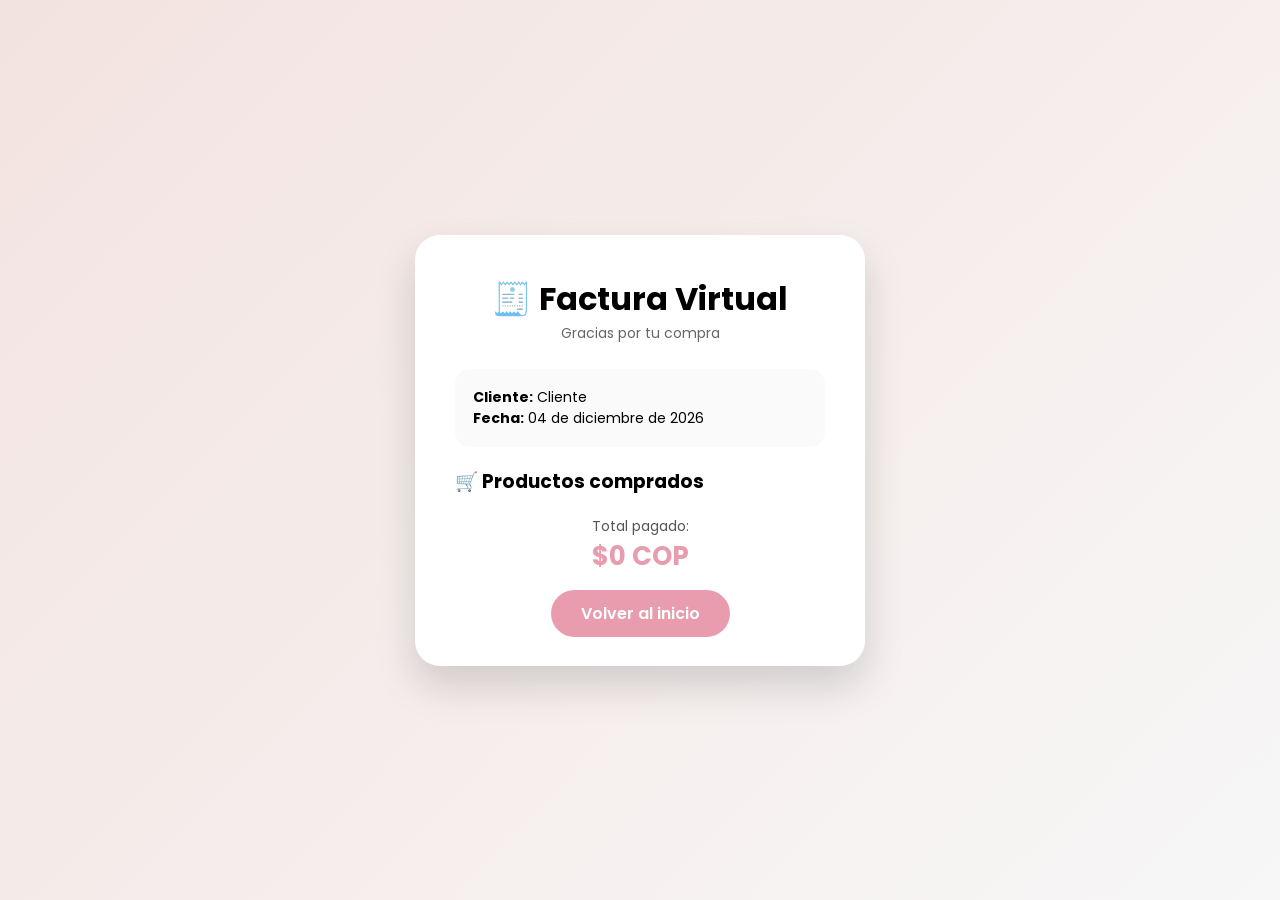
<file: HTML/factura.html>
<!DOCTYPE html>
<html lang="es">
<head>
    <meta charset="UTF-8">
    <title>Factura | Relax Hogar</title>

    <link rel="stylesheet" href="../CSS/factura.css">
    <link href="https://fonts.googleapis.com/css2?family=Poppins:wght@300;400;600&display=swap" rel="stylesheet">
</head>
<body>

<div class="factura-box">

    <div class="factura-header">
        <h1>🧾 Factura Virtual</h1>
        <p>Gracias por tu compra</p>
    </div>

    <div class="factura-info">
        <p><strong>Cliente:</strong> <span id="cliente"></span></p>
        <p><strong>Fecha:</strong> <span id="fecha"></span></p>
    </div>

    <div class="factura-productos">
        <h3>🛒 Productos comprados</h3>
        <ul id="listaProductos"></ul>
    </div>

    <div class="factura-total">
        <p>Total pagado:</p>
        <h2 id="total"></h2>
    </div>

    <div class="factura-acciones">
        <a href="../HTML/index.html" class="btn-principal">Volver al inicio</a>
    </div>

</div>

<script src="../JS/factura.js"></script>
</body>
</html>
</file>
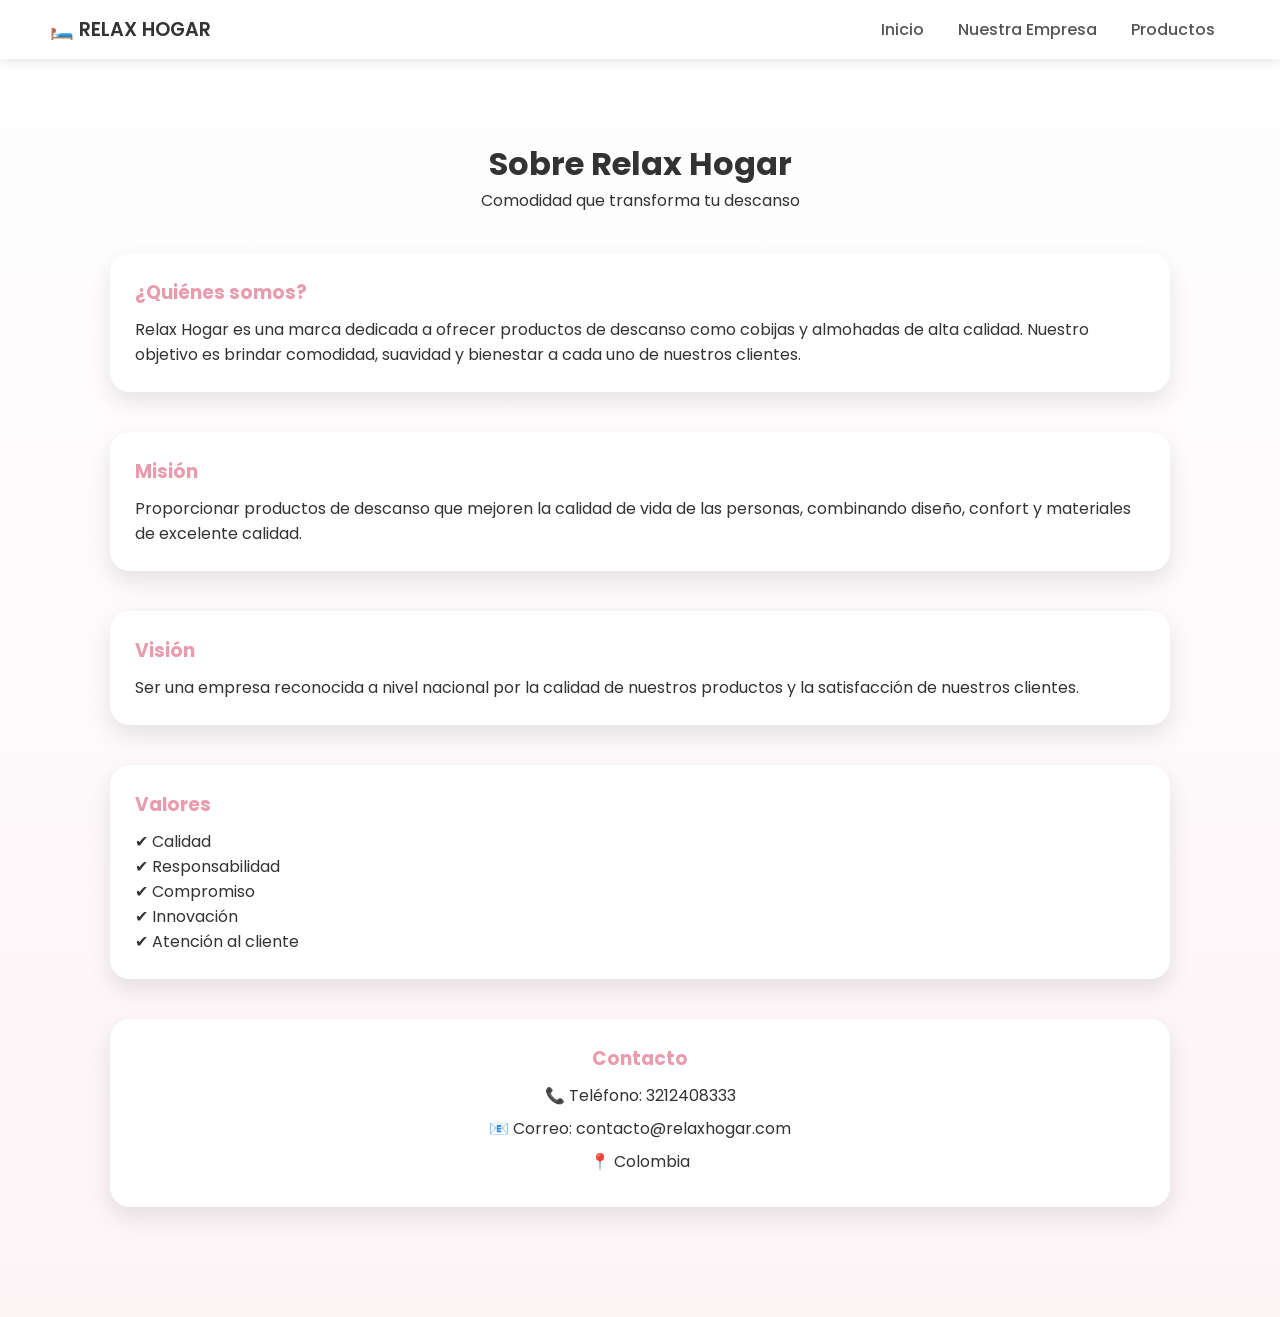
<file: HTML/nosotros.html>
<!DOCTYPE html>
<html lang="es">
<head>
    <meta charset="UTF-8">
    <title>Nuestra Empresa | Relax Hogar</title>

    <link rel="stylesheet" href="../CSS/style.css">
    <link href="https://fonts.googleapis.com/css2?family=Poppins:wght@300;400;600&display=swap" rel="stylesheet">

    <style>
        .contenedor {
            max-width: 1100px;
            margin: 120px auto 50px;
            padding: 20px;
        }

        .titulo {
            text-align: center;
            margin-bottom: 40px;
        }

        .seccion {
            margin-bottom: 40px;
            background: white;
            padding: 25px;
            border-radius: 20px;
            box-shadow: 0 10px 25px rgba(0,0,0,.1);
        }

        .seccion h3 {
            margin-bottom: 10px;
            color: #e89cae;
        }

        .contacto {
            text-align: center;
        }

        .contacto p {
            font-size: 16px;
            margin: 8px 0;
        }
    </style>
</head>

<body>

<header class="header">
    <div class="logo">🛏️ RELAX HOGAR</div>

    <nav>
        <a href="../HTML/index.html">Inicio</a>
        <a href="nosotros.html">Nuestra Empresa</a>
        <a href="../HTML/index.html#productos">Productos</a>
    </nav>
</header>

<div class="contenedor">

    <div class="titulo">
        <h1>Sobre Relax Hogar</h1>
        <p>Comodidad que transforma tu descanso</p>
    </div>

    <div class="seccion">
        <h3>¿Quiénes somos?</h3>
        <p>
            Relax Hogar es una marca dedicada a ofrecer productos de descanso como cobijas y almohadas
            de alta calidad. Nuestro objetivo es brindar comodidad, suavidad y bienestar a cada uno de nuestros clientes.
        </p>
    </div>

    <div class="seccion">
        <h3>Misión</h3>
        <p>
            Proporcionar productos de descanso que mejoren la calidad de vida de las personas,
            combinando diseño, confort y materiales de excelente calidad.
        </p>
    </div>

    <div class="seccion">
        <h3>Visión</h3>
        <p>
            Ser una empresa reconocida a nivel nacional por la calidad de nuestros productos
            y la satisfacción de nuestros clientes.
        </p>
    </div>

    <div class="seccion">
        <h3>Valores</h3>
        <p>
            ✔ Calidad <br>
            ✔ Responsabilidad <br>
            ✔ Compromiso <br>
            ✔ Innovación <br>
            ✔ Atención al cliente
        </p>
    </div>

    <div class="seccion contacto">
        <h3>Contacto</h3>
        <p>📞 Teléfono: 3212408333</p>
        <p>📧 Correo: contacto@relaxhogar.com</p>
        <p>📍 Colombia</p>
    </div>

</div>

</body>
</html>
</file>
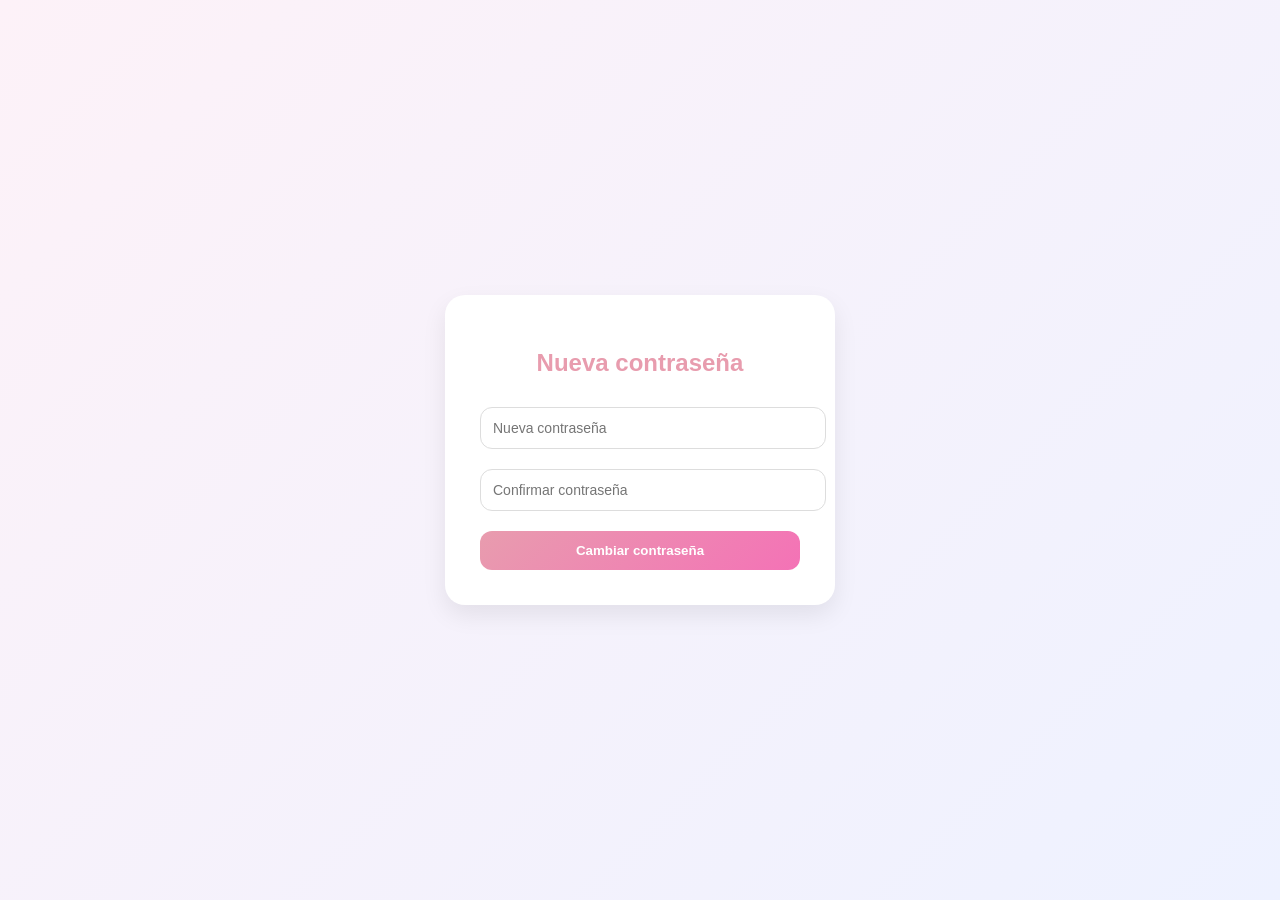
<file: HTML/nueva_contrasena.html>
<!DOCTYPE html>
<html lang="es">
<head>
<meta charset="UTF-8">
<title>Nueva contraseña</title>
<link rel="stylesheet" href="../CSS/auth.css">
</head>
<body>

<div class="form">
    <h2>Nueva contraseña</h2>

    <input type="password" id="pass1" placeholder="Nueva contraseña">
    <input type="password" id="pass2" placeholder="Confirmar contraseña">

    <button onclick="cambiarPassword()">Cambiar contraseña</button>
</div>

<script>
const url = new URLSearchParams(window.location.search);
const correo = url.get("correo");

function cambiarPassword(){

    const p1 = document.getElementById("pass1").value.trim();
    const p2 = document.getElementById("pass2").value.trim();

    if(p1 === "" || p2 === ""){
        alert("Completa los campos");
        return;
    }

    if(p1 !== p2){
        alert("Las contraseñas no coinciden");
        return;
    }

    fetch("../PROGRAMAS/cambiar_pass.php",{
        method:"POST",
        headers:{"Content-Type":"application/x-www-form-urlencoded"},
        body:`correo=${encodeURIComponent(correo)}&pass=${encodeURIComponent(p1)}`
    })
    .then(res=>res.json())
    .then(data=>{
        if(data.estado === "ok"){
            alert("Contraseña actualizada");
            window.location.href="login.html";
        }else{
            alert("Error al actualizar");
        }
    });
}
</script>

</body>
</html>
</file>
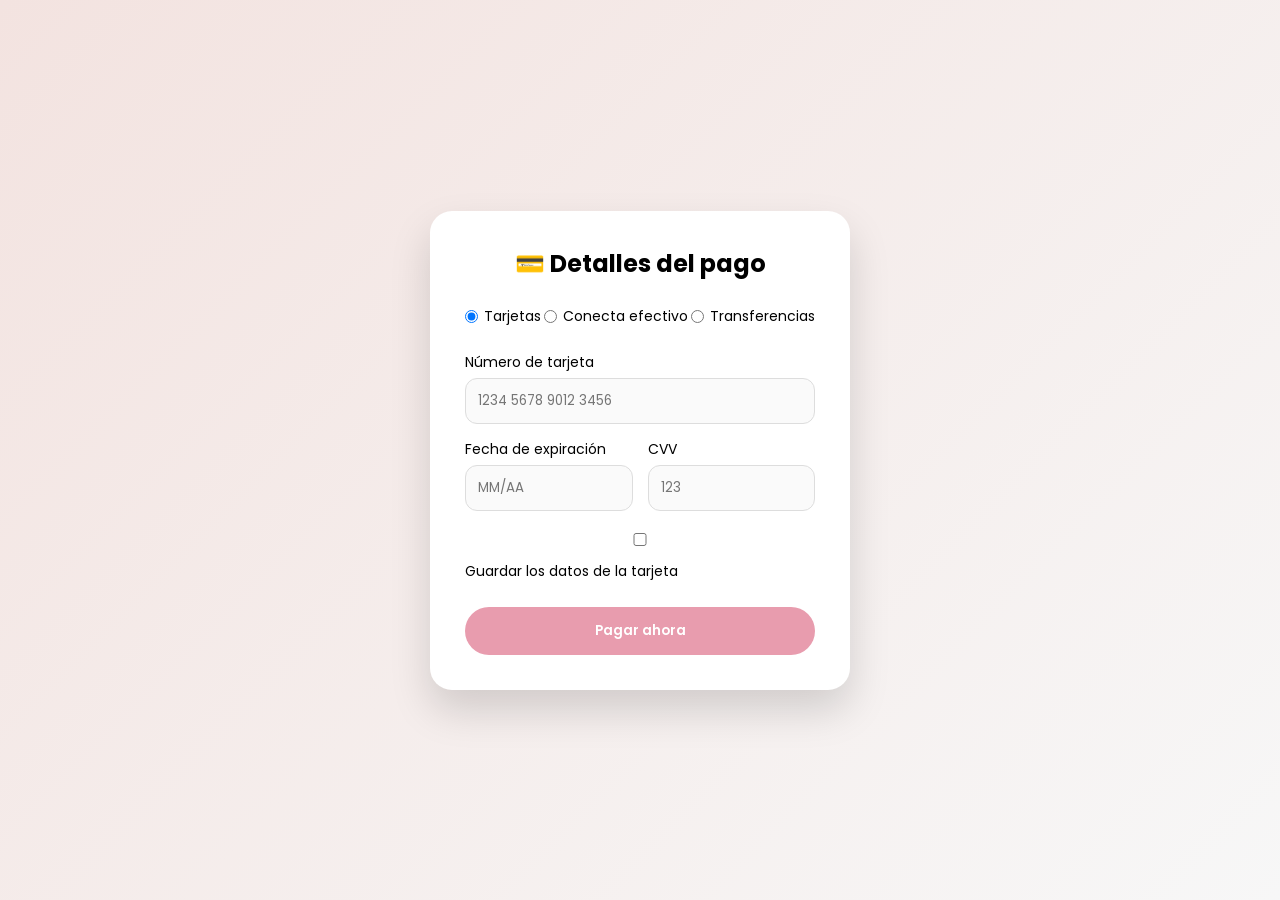
<file: HTML/pago.html>
<!DOCTYPE html>
<html lang="es">
<head>
    <meta charset="UTF-8">
    <title>Pago | Relax Hogar</title>

    <link rel="stylesheet" href="../CSS/pago.css">
    <link href="https://fonts.googleapis.com/css2?family=Poppins:wght@300;400;600&display=swap" rel="stylesheet">
</head>
<body>

<div class="pago-box">

    <h2>💳 Detalles del pago</h2>

    <!-- MÉTODOS DE PAGO -->
    <div class="metodos-pago">
        <label>
            <input type="radio" name="metodo" checked>
            Tarjetas
        </label>

        <label>
            <input type="radio" name="metodo">
            Conecta efectivo
        </label>

        <label>
            <input type="radio" name="metodo">
            Transferencias
        </label>
    </div>

    <!-- FORMULARIO TARJETA -->
    <div class="form-tarjeta">

        <label>Número de tarjeta</label>
        <input id="tarjeta" type="text" placeholder="1234 5678 9012 3456">

        <div class="fila">
            <div>
                <label>Fecha de expiración</label>
                <input id="fecha" type="text" placeholder="MM/AA">
            </div>

            <div>
                <label>CVV</label>
                <input id="cvv" type="password" placeholder="123">
            </div>
        </div>

        <label class="guardar">
            <input type="checkbox">
            Guardar los datos de la tarjeta
        </label>

    </div>

    <!-- BOTÓN -->
    <button onclick="pagar()">Pagar ahora</button>

</div>

<script src="../JS/pago.js"></script>
</body>
</html>
</file>
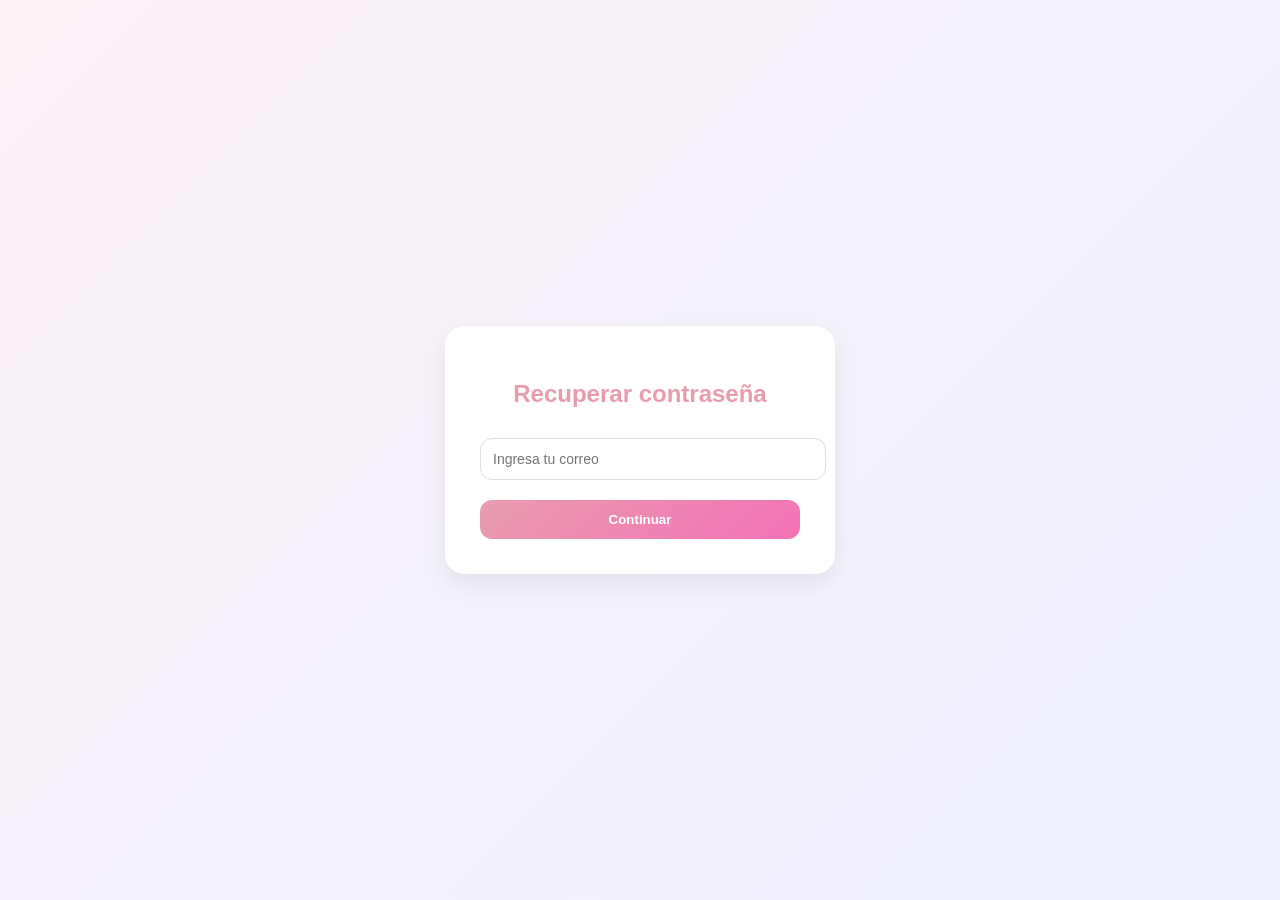
<file: HTML/recuperar.html>
<!DOCTYPE html>
<html lang="es">
<head>
<meta charset="UTF-8">
<title>Recuperar contraseña</title>
<link rel="stylesheet" href="../CSS/auth.css">
</head>
<body>

<div class="form">
    <h2>Recuperar contraseña</h2>

    <input type="email" id="correo" placeholder="Ingresa tu correo">
    <button onclick="verificarCorreo()">Continuar</button>
</div>

<script>
function verificarCorreo(){

    const correo = document.getElementById("correo").value;

    fetch("../PROGRAMAS/verificar_correo.php",{
        method:"POST",
        headers:{"Content-Type":"application/json"},
        body: JSON.stringify({correo})
    })
    .then(res=>res.text())
    .then(data=>{

        if(data=="ok"){
            window.location.href = "nueva_contrasena.html?correo="+correo;
        }else{
            alert("Correo no encontrado");
        }

    });
}
</script>

</body>
</html>
</file>
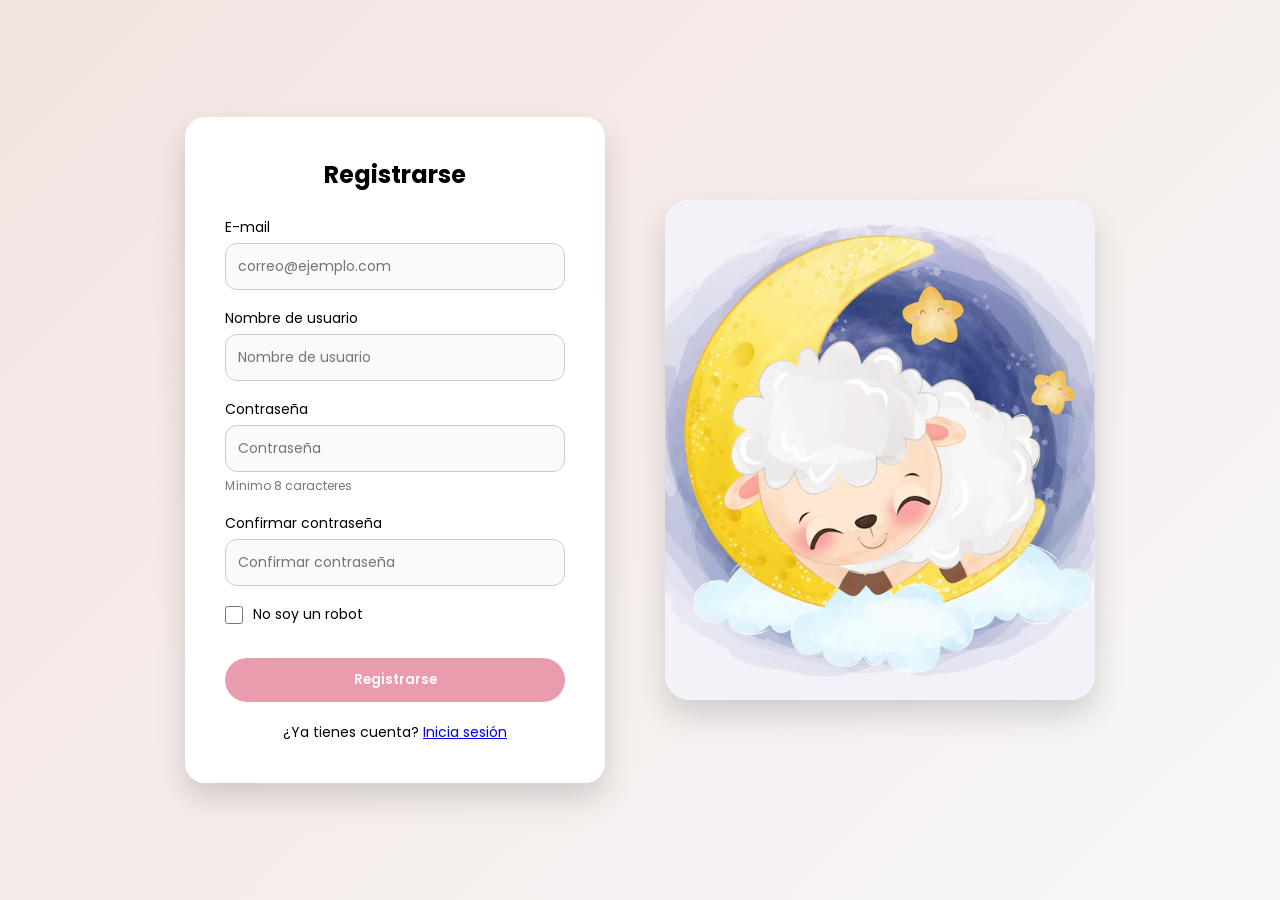
<file: HTML/registro.html>
<!DOCTYPE html>
<html lang="es">
<head>
    <meta charset="UTF-8">
    <title>Registrarse - Relax Hogar</title>

    <link rel="stylesheet" href="../CSS/registro.css">
    <link href="https://fonts.googleapis.com/css2?family=Poppins:wght@300;400;600&display=swap" rel="stylesheet">
</head>

<body>

<div class="container">

    <div class="registro-wrapper">

        <!-- FORMULARIO -->
        <div class="registro-box">
            <h2>Registrarse</h2>

            <div class="input-group">
                <label>E-mail</label>
                <input type="email" id="email" placeholder="correo@ejemplo.com">
            </div>

            <div class="input-group">
                <label>Nombre de usuario</label>
                <input type="text" id="usuario" placeholder="Nombre de usuario">
            </div>

            <div class="input-group">
                <label>Contraseña</label>
                <input type="password" id="password" placeholder="Contraseña">
                <small>Mínimo 8 caracteres</small>
            </div>

            <div class="input-group">
                <label>Confirmar contraseña</label>
                <input type="password" id="confirmar" placeholder="Confirmar contraseña">
            </div>
<!-- PRUEBA NO SOY UN ROBOT -->
<div class="input-group robot-check">
    <label class="robot-label">
        <input type="checkbox" id="robot">
        <span>No soy un robot</span>
    </label>
</div>

<button type="button" class="btn-registrar" onclick="registrar(event)">Registrarse</button>
            <!-- LOADER -->
            <div class="loader" id="loader"></div>

            <p class="login-text">
                ¿Ya tienes cuenta? <a href="../HTML/login.html">Inicia sesión</a>
            </p>
        </div>

        <!-- IMAGEN -->
        <div class="registro-img-space">
            <img src="../IMAGENES/adorable-ilustracion-oveja-acuarela_137871-564.avif">
        </div>

    </div>

</div>

<script src="../JS/registro.js" ></script>
</body>
</html>
</file>
<file: CSS/factura.css>
* {
    margin: 0;
    padding: 0;
    box-sizing: border-box;
    font-family: 'Poppins', sans-serif;
}

body {
    background: linear-gradient(135deg, #f3e3e0, #f7f7f7);
    min-height: 100vh;
    display: flex;
    justify-content: center;
    align-items: center;
}

.factura-box {
    width: 450px;
    background: white;
    padding: 40px;
    border-radius: 25px;
    box-shadow: 0 20px 40px rgba(0,0,0,.15);
    animation: aparecer .6s ease;
}

@keyframes aparecer {
    from {
        opacity: 0;
        transform: translateY(25px);
    }
    to {
        opacity: 1;
        transform: translateY(0);
    }
}

.factura-header {
    text-align: center;
    margin-bottom: 25px;
}

.factura-header p {
    color: #666;
    font-size: 14px;
}

.factura-info {
    background: #fafafa;
    padding: 18px;
    border-radius: 15px;
    margin-bottom: 20px;
    font-size: 14px;
}

.factura-productos h3 {
    margin-bottom: 10px;
}

.factura-productos ul {
    list-style: none;
    margin-bottom: 20px;
}

.factura-productos li {
    display: flex;
    justify-content: space-between;
    padding: 8px 0;
    border-bottom: 1px solid #eee;
    font-size: 14px;
}

.factura-total {
    text-align: center;
    margin-bottom: 25px;
}

.factura-total p {
    font-size: 14px;
    color: #555;
}

.factura-total h2 {
    color: #e89cae;
    font-size: 26px;
}

.factura-acciones {
    text-align: center;
}

.btn-principal {
    padding: 12px 30px;
    border-radius: 30px;
    background: #e89cae;
    color: white;
    text-decoration: none;
    font-weight: 600;
    transition: .3s;
}

.btn-principal:hover {
    background: #d88497;
    transform: translateY(-2px);
    box-shadow: 0 10px 20px rgba(232,156,174,.4);
}
</file>
<file: CSS/style.css>
:root {
    --principal: #e89cae;
    --principal-hover: #d87c93;
    --fondo-suave: #fdf4f6;
    --texto: #333;
    --blanco: #fff;
    --oscuro: #222;
}
* {
    margin: 0;
    padding: 0;
    box-sizing: border-box;
    font-family: 'Poppins', sans-serif;
}

body {
    background: linear-gradient(180deg, #fff, var(--fondo-suave));
    color: var(--texto);
}


/* HEADER */
.header {
    position: fixed;
    top: 0;
    width: 100%;
    background: white;
    display: flex;
    justify-content: space-between;
    align-items: center;
    padding: 15px 50px;
    box-shadow: 0 2px 10px rgba(0,0,0,.1);
    z-index: 1000;
}

.logo {
    font-weight: 600;
    font-size: 1.2rem;
}

nav a {
    margin: 0 15px;
    text-decoration: none;
    color: #555;
    font-weight: 500;
}

nav a:hover {
    color: #e89cae;
}

/* BOTONES */
.btn,
.btn-principal {
    background: var(--principal);
    color: white;
    padding: 10px 20px;
    border-radius: 25px;
    text-decoration: none;
    border: none;
    cursor: pointer;
    font-weight: 500;
    transition: all 0.3s ease;
}

.btn:hover,
.btn-principal:hover {
    background: var(--principal-hover);
    transform: translateY(-2px);
}

/* Botón contorno */
.btn-outline {
    border: 2px solid var(--principal);
    background: transparent;
    color: var(--principal);
    padding: 9px 20px;
    border-radius: 25px;
    font-weight: 500;
    cursor: pointer;
    transition: all 0.3s ease;
}

.btn-outline:hover {
    background: var(--principal);
    color: white;
}


/* HERO */
.hero {
    margin-top: 90px;
    display: flex;
    align-items: center;
    justify-content: space-around;
    padding: 60px;
    background: #f3e3e0;
}

.hero-texto {
    max-width: 450px;
    animation: fadeIn 1s ease;
}

.hero-img img {
    width: 350px;
    border-radius: 20px;
}

/* PRODUCTOS */
.productos-destacados, .catalogo {
    padding: 60px;
    text-align: center;
}

.carrusel {
    display: flex;
    justify-content: center;
    align-items: center;
}

.producto-activo img {
    width: 260px;
    height: 200px;             
    object-fit: cover;        
    border-radius: 20px;
    margin-bottom: 15px;
}

.grid {
    display: grid;
    grid-template-columns: repeat(auto-fit, minmax(250px,1fr));
    gap: 30px;
    margin-top: 30px;
}

.card {
    background: white;
    padding: 20px;
    border-radius: 20px;
    transition: all .3s;
}

.card:hover {
    transform: translateY(-10px);
    box-shadow: 0 10px 25px rgba(0,0,0,.15);
}

.card img {
    width: 100%;
    border-radius: 15px;
}

.footer {
    background: #333;
    color: white;
    text-align: center;
    padding: 20px;
}

/* ANIMACIÓN */
@keyframes fadeIn {
    from { opacity: 0; transform: translateY(20px); }
    to { opacity: 1; transform: translateY(0); }
}
.btn-principal {
    background: #e89cae;
    color: white;
    padding: 12px 24px;
    border-radius: 25px;
    text-decoration: none;
    display: inline-block;
    margin-top: 20px; /* 👈 baja el botón */
}
.nav-sesion {
    display: none;
    align-items: center;
    gap: 12px;
}

.nav-sesion span {
    font-weight: 600;
    color: #5c2bbf;
}
.nav-sesion button {
    padding: 6px 14px;
    border: none;
    border-radius: 14px;
    background-color: #e89cae;
    color: white;
    cursor: pointer;
    font-size: 13px;
}
.nav-buttons {
    display: flex;
    align-items: center;
    gap: 15px;
}

/* SESIÓN */
.user-session {
    display: none;
    align-items: center;
    gap: 12px;
}

.user-session span {
    font-weight: bold;
    color: #5c2bbf;
}

.user-session button {
    padding: 6px 12px;
    border: none;
    border-radius: 12px;
    background: #e89cae;
    color: white;
    cursor: pointer;
    font-size: 13px;
}
.card button {
    margin-top: 12px;
    width: 100%;
    background: var(--principal);
    color: white;
    border: none;
    padding: 10px;
    border-radius: 20px;
    font-size: 14px;
    cursor: pointer;
    transition: all 0.3s ease;
}

.card button:hover {
    background: var(--principal-hover);
    transform: scale(1.03);
}
.nav-sesion span {
    background: var(--fondo-suave);
    padding: 6px 14px;
    border-radius: 20px;
    font-size: 14px;
}
.producto-activo button {
    margin-top: 10px;
    background: var(--principal);
    color: white;
    border: none;
    padding: 8px 18px;
    border-radius: 20px;
    cursor: pointer;
    font-size: 14px;
    transition: all 0.3s ease;
}

.producto-activo button:hover {
    background: var(--principal-hover);
    transform: translateY(-2px);
}
.flecha {
    background: white;
    border: none;
    width: 42px;
    height: 42px;
    border-radius: 50%;
    font-size: 20px;
    cursor: pointer;
    box-shadow: 0 5px 15px rgba(0,0,0,0.2);
    transition: all 0.3s ease;
}

.flecha:hover {
    background: #e89cae;
    color: white;
    transform: translateY(-2px);
}

.flecha:active {
    transform: scale(0.95);
}

/* CONTENEDOR DEL PRODUCTO ACTIVO */
.producto-activo {
    text-align: center;
    animation: aparecer 0.5s ease;
}

.producto-activo img,
.producto-activo .info {
    transition: all 0.6s cubic-bezier(0.4, 0, 0.2, 1);
}


/* ANIMACIÓN DE ENTRADA */
@keyframes aparecer {
    from {
        opacity: 0;
        transform: translateY(20px);
    }
    to {
        opacity: 1;
        transform: translateY(0);
    }
}
/* PRODUCTO ACTIVO */
.producto-activo {
    position: relative;
    text-align: center;
}

/* IMAGEN – efecto premium */
.producto-activo img {
    transition: filter 0.4s ease, box-shadow 0.4s ease;
}

/* Hover sutil (no zoom) */
.producto-activo:hover img {
    filter: brightness(1.05);
    box-shadow: 0 20px 40px rgba(0,0,0,0.18);
}

.beneficios {
    padding: 60px 40px;
    text-align: center;
}

.beneficios h2 {
    font-size: 28px;
    margin-bottom: 40px;
}

/* GRID */
.beneficios .grid {
    display: grid;
    grid-template-columns: repeat(auto-fit, minmax(280px, 1fr));
    gap: 25px;
}


.beneficios .card {
    background: white;
    padding: 30px;
    border-radius: 20px;
    box-shadow: 0 10px 25px rgba(0,0,0,.08);
    transition: all 0.3s ease;
    text-align: left;
}

/* ICONO */
.beneficios .card h4 {
    font-size: 18px;
    margin-bottom: 10px;
}

/* TEXTO */
.beneficios .card p {
    color: #666;
    font-size: 14px;
}

/* HOVER PRO */
.beneficios .card:hover {
    transform: translateY(-6px);
    box-shadow: 0 15px 35px rgba(0,0,0,.15);
}

/* EFECTO BORDE SUAVE */
.beneficios .card::before {
    content: "";
    position: absolute;
    inset: 0;
    border-radius: 20px;
    padding: 2px;
    background: linear-gradient(135deg, #e89cae, #f3b9c6);
    -webkit-mask: linear-gradient(#fff 0 0) content-box, linear-gradient(#fff 0 0);
    -webkit-mask-composite: xor;
            mask-composite: exclude;
    opacity: 0;
    transition: .3s;
}

.beneficios .card:hover::before {
    opacity: 1;
}
.perfil-nav{
    display:flex;
    align-items:center;
    gap:10px;
}

.perfil-nav img{
    width:35px;
    height:35px;
    border-radius:50%;
    object-fit:cover;
}
</file>
<file: CSS/auth.css>
/* 🌸 RESET */
body{
    margin:0;
    font-family:'Poppins',sans-serif;
    background: linear-gradient(135deg, #fdf2f8, #eef2ff);
    height:100vh;
    display:flex;
    align-items:center;
    justify-content:center;
}

/* 📦 CONTENEDOR */
.form{
    background:white;
    padding:35px;
    border-radius:20px;
    width:320px;
    box-shadow:0 10px 25px rgba(0,0,0,0.08);
    text-align:center;
    animation: fadeIn 0.5s ease;
}

/* ✨ TÍTULO */
.form h2{
    margin-bottom:20px;
    color:#e89cae;
}

/* 🧾 INPUTS */
.form input{
    width:100%;
    padding:12px;
    margin:10px 0;
    border-radius:12px;
    border:1px solid #ddd;
    outline:none;
    transition:0.3s;
    font-size:14px;
}

.form input:focus{
    border-color:#d2c3ff;
    box-shadow:0 0 8px rgba(167,139,250,0.3);
}

/* 🔘 BOTÓN */
.form button{
    width:100%;
    padding:12px;
    margin-top:10px;
    border:none;
    border-radius:12px;
    background: linear-gradient(135deg, #e89cae, #f472b6);
    color:white;
    font-weight:bold;
    cursor:pointer;
    transition:0.3s;
}

.form button:hover{
    transform:scale(1.05);
    box-shadow:0 5px 15px rgba(0,0,0,0.1);
}

/* 🔗 LINKS */
.form a{
    display:block;
    margin-top:10px;
    color:#7c3aed;
    text-decoration:none;
    font-size:13px;
}

.form a:hover{
    text-decoration:underline;
}

/* ✨ ANIMACIÓN */
@keyframes fadeIn{
    from{
        opacity:0;
        transform:translateY(20px);
    }
    to{
        opacity:1;
        transform:translateY(0);
    }
}
</file>
<file: CSS/pago.css>
* {
    margin: 0;
    padding: 0;
    box-sizing: border-box;
    font-family: 'Poppins', sans-serif;
}

body {
    background: linear-gradient(135deg, #f3e3e0, #f7f7f7);
    min-height: 100vh;
    display: flex;
    justify-content: center;
    align-items: center;
}

.pago-box {
    width: 420px;
    background: white;
    padding: 35px;
    border-radius: 22px;
    box-shadow: 0 20px 40px rgba(0,0,0,.15);
    animation: aparecer .6s ease;
}

@keyframes aparecer {
    from {
        opacity: 0;
        transform: translateY(25px);
    }
    to {
        opacity: 1;
        transform: translateY(0);
    }
}

.pago-box h2 {
    text-align: center;
    margin-bottom: 25px;
}

/* MÉTODOS */
.metodos-pago {
    display: flex;
    justify-content: space-between;
    margin-bottom: 25px;
}

.metodos-pago label {
    display: flex;
    align-items: center;
    gap: 6px;
    font-size: 14px;
    cursor: pointer;
}

/* FORM */
.form-tarjeta label {
    font-size: 14px;
    margin-bottom: 5px;
    display: block;
}

.form-tarjeta input {
    width: 100%;
    padding: 12px;
    border-radius: 12px;
    border: 1px solid #ddd;
    background: #fafafa;
    margin-bottom: 15px;
    transition: border .3s;
}

.form-tarjeta input:focus {
    outline: none;
    border-color: #e89cae;
}

.fila {
    display: flex;
    gap: 15px;
}

.guardar {
    display: flex;
    align-items: center;
    gap: 8px;
    font-size: 13px;
    margin-top: 5px;
}

/* BOTÓN */
button {
    width: 100%;
    padding: 14px;
    margin-top: 20px;
    border: none;
    border-radius: 30px;
    background: #e89cae;
    color: white;
    font-weight: 600;
    cursor: pointer;
    transition: all .3s;
}

button:hover {
    background: #d88497;
    transform: translateY(-2px);
    box-shadow: 0 10px 20px rgba(232,156,174,.4);
}
</file>
<file: CSS/registro.css>
* {
    margin: 0;
    padding: 0;
    box-sizing: border-box;
    font-family: 'Poppins', sans-serif;
}

body {
    background: linear-gradient(135deg, #f3e3e0, #f7f7f7);
    height: 100vh;
}

.container {
    display: flex;
    justify-content: center;
    align-items: center;
    height: 100vh;
}

/* WRAPPER */
.registro-wrapper {
    display: flex;
    gap: 60px;
    align-items: center;
}

/* BOX */
.registro-box {
    width: 420px;
    background: #fff;
    padding: 40px;
    border-radius: 20px;
    box-shadow: 0 15px 30px rgba(0,0,0,.15);
}

.registro-box h2 {
    text-align: center;
    margin-bottom: 25px;
}

/* INPUTS */
.input-group {
    display: flex;
    flex-direction: column;
    margin-bottom: 18px;
}

.input-group label {
    font-size: 14px;
    margin-bottom: 5px;
}

.input-group input {
    padding: 12px;
    border-radius: 12px;
    border: 1px solid #ccc;
    background: #fafafa;
    font-size: 14px;
}

.input-group small {
    font-size: 12px;
    color: #777;
    margin-top: 5px;
}

/* BOTÓN */
.btn-registrar {
    width: 100%;
    padding: 12px;
    background: #e89cae;
    color: white;
    border: none;
    border-radius: 25px;
    cursor: pointer;
    font-weight: 600;
    margin-top: 10px;
}

/* LOADER */
.loader {
    display: none;
    width: 35px;
    height: 35px;
    border: 4px solid #ddd;
    border-top: 4px solid #e89cae;
    border-radius: 50%;
    margin: 15px auto;
    animation: spin 1s linear infinite;
}

@keyframes spin {
    100% { transform: rotate(360deg); }
}

/* TEXTO */
.login-text {
    text-align: center;
    margin-top: 20px;
    font-size: 14px;
}

/* IMAGEN */
.registro-img-space {
    width: 430px;
    height: 500px;
    background: white;
    border-radius: 25px;
    overflow: hidden;
    box-shadow: 0 15px 30px rgba(0,0,0,.15);
}

.registro-img-space img {
    width: 100%;
    height: 100%;
    object-fit: cover;
}
/* ROBOT CHECK */
.robot-check {
    margin-top: 10px;
}

.robot-label {
    display: flex;
    align-items: center;
    gap: 10px;
    font-size: 14px;
    cursor: pointer;
}

.robot-label input {
    width: 18px;
    height: 18px;
    accent-color: #e89cae;
    cursor: pointer;
}

/* INPUT FOCUS PRO */
.input-group input:focus {
    outline: none;
    border-color: #e89cae;
    box-shadow: 0 0 0 2px rgba(232,156,174,0.25);
}

/* BOTÓN HOVER PRO */
.btn-registrar {
    transition: all 0.3s ease;
}

.btn-registrar:hover {
    background: #d98298;
    transform: translateY(-2px);
    box-shadow: 0 10px 20px rgba(232,156,174,0.4);
}
</file>
